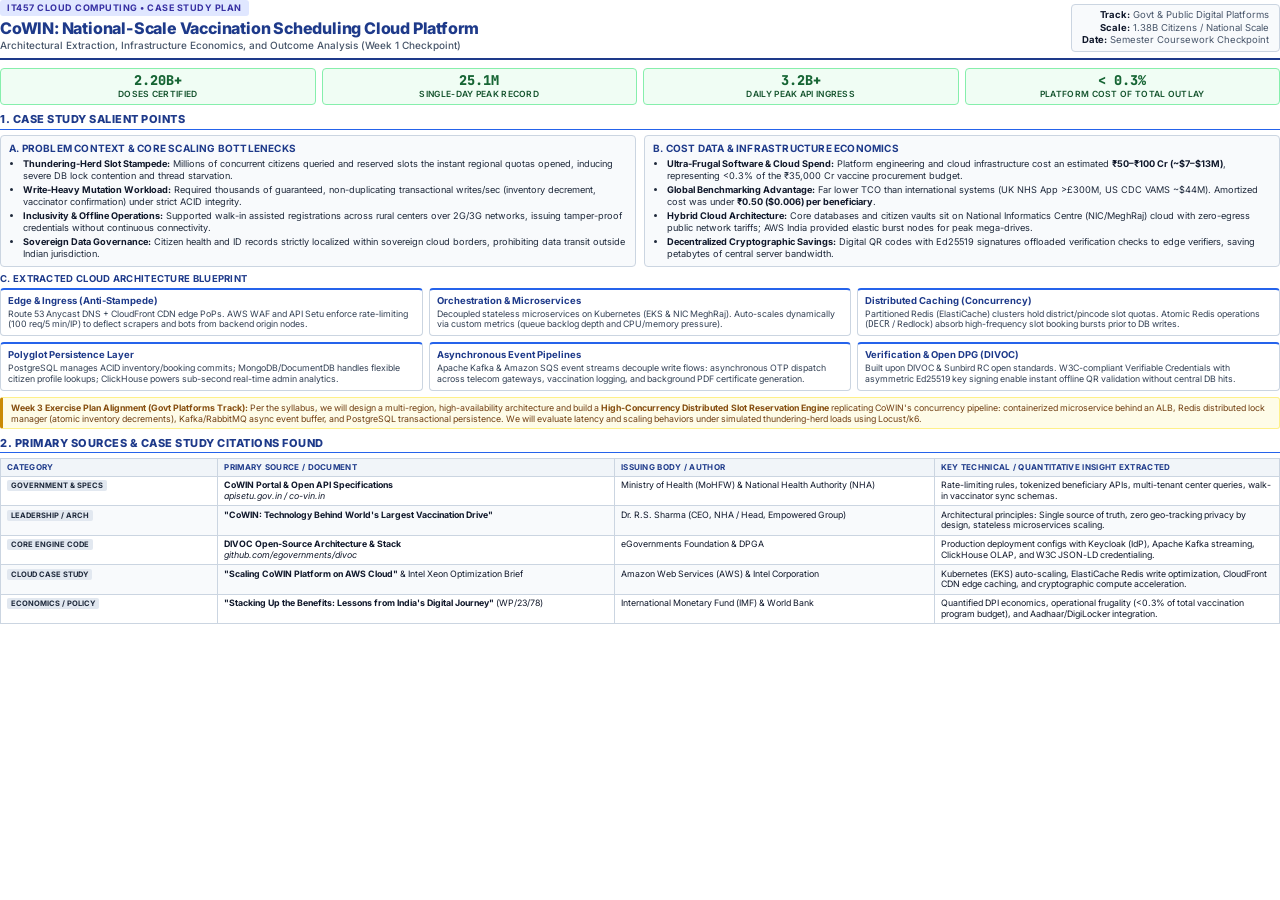
<file: WEEK_1_SUMMARY.html>
<!DOCTYPE html>
<html lang="en">
<head>
  <meta charset="UTF-8">
  <meta name="viewport" content="width=device-width, initial-scale=1.0">
  <title>IT457 Cloud Computing - Week 1 Case Study Summary: CoWIN</title>
  <link rel="preconnect" href="https://fonts.googleapis.com">
  <link rel="preconnect" href="https://fonts.gstatic.com" crossorigin>
  <link href="https://fonts.googleapis.com/css2?family=Inter:wght@400;500;600;700;800&family=JetBrains+Mono:wght@500;700&display=swap" rel="stylesheet">
  <style>
    :root {
      --primary: #1e3a8a;
      --primary-light: #2563eb;
      --primary-subtle: #eff6ff;
      --text-main: #0f172a;
      --text-muted: #475569;
      --border-color: #cbd5e1;
      --bg-card: #ffffff;
      --bg-accent: #f8fafc;
      --tag-bg: #e0e7ff;
      --tag-text: #3730a3;
      --metric-bg: #f0fdf4;
      --metric-border: #86efac;
      --metric-text: #166534;
    }

    * {
      box-sizing: border-box;
      margin: 0;
      padding: 0;
    }

    @page {
      size: A4 portrait;
      margin: 8mm 9mm;
    }

    body {
      font-family: 'Inter', -apple-system, BlinkMacSystemFont, sans-serif;
      color: var(--text-main);
      background-color: #ffffff;
      line-height: 1.32;
      font-size: 10px;
      padding: 0;
    }

    .page-container {
      width: 100%;
      margin: 0 auto;
      background: var(--bg-card);
    }

    /* Header styling */
    .header {
      border-bottom: 2px solid var(--primary);
      padding-bottom: 6px;
      margin-bottom: 8px;
      display: flex;
      justify-content: space-between;
      align-items: flex-end;
    }

    .course-badge {
      display: inline-block;
      font-size: 9px;
      font-weight: 700;
      text-transform: uppercase;
      letter-spacing: 0.5px;
      background: var(--tag-bg);
      color: var(--tag-text);
      padding: 2px 7px;
      border-radius: 3px;
      margin-bottom: 3px;
    }

    .title {
      font-size: 16px;
      font-weight: 800;
      color: var(--primary);
      line-height: 1.2;
      letter-spacing: -0.2px;
    }

    .subtitle {
      font-size: 10px;
      color: var(--text-muted);
      font-weight: 500;
      margin-top: 1px;
    }

    .meta-box {
      text-align: right;
      font-size: 9.5px;
      color: var(--text-muted);
      background: var(--bg-accent);
      padding: 4px 10px;
      border-radius: 4px;
      border: 1px solid var(--border-color);
      line-height: 1.35;
    }

    .meta-box strong {
      color: var(--text-main);
    }

    /* Metric Counters */
    .metrics-bar {
      display: grid;
      grid-template-columns: repeat(4, 1fr);
      gap: 6px;
      margin-bottom: 7px;
    }

    .metric-item {
      background: var(--metric-bg);
      border: 1px solid var(--metric-border);
      border-radius: 4px;
      padding: 4px 6px;
      text-align: center;
    }

    .metric-value {
      font-size: 13.5px;
      font-weight: 800;
      color: var(--metric-text);
      font-family: 'JetBrains Mono', monospace;
      line-height: 1.1;
    }

    .metric-label {
      font-size: 8.5px;
      font-weight: 600;
      color: #14532d;
      margin-top: 1px;
      text-transform: uppercase;
      letter-spacing: 0.3px;
    }

    /* Section Titles */
    .section-title {
      font-size: 11px;
      font-weight: 800;
      color: var(--primary);
      text-transform: uppercase;
      letter-spacing: 0.5px;
      border-bottom: 1.5px solid var(--primary-light);
      padding-bottom: 2px;
      margin: 7px 0 5px 0;
    }

    .two-col-grid {
      display: grid;
      grid-template-columns: 1fr 1fr;
      gap: 8px;
      margin-bottom: 6px;
    }

    .card {
      background: var(--bg-accent);
      border: 1px solid var(--border-color);
      border-radius: 4px;
      padding: 6px 8px;
    }

    .card-title {
      font-size: 10px;
      font-weight: 700;
      color: var(--primary);
      margin-bottom: 3px;
      text-transform: uppercase;
      letter-spacing: 0.2px;
    }

    ul.compact-list {
      list-style-type: disc;
      padding-left: 14px;
    }

    ul.compact-list li {
      margin-bottom: 2.5px;
      font-size: 9.2px;
      line-height: 1.28;
      color: #1e293b;
    }

    ul.compact-list li:last-child {
      margin-bottom: 0;
    }

    ul.compact-list strong {
      color: var(--text-main);
    }

    /* Architecture grid */
    .arch-grid {
      display: grid;
      grid-template-columns: repeat(3, 1fr);
      gap: 6px;
      margin-bottom: 6px;
    }

    .arch-box {
      border: 1px solid var(--border-color);
      border-radius: 4px;
      padding: 5px 7px;
      background: #ffffff;
      border-top: 2.5px solid var(--primary-light);
    }

    .arch-box h4 {
      font-size: 9.5px;
      font-weight: 700;
      color: var(--primary);
      margin-bottom: 2px;
      line-height: 1.2;
    }

    .arch-box p {
      font-size: 8.8px;
      color: #334155;
      line-height: 1.24;
    }

    /* Week 3 plan box */
    .plan-box {
      background: #fefce8;
      border: 1px solid #fef08a;
      border-left: 3px solid #ca8a04;
      padding: 4px 8px;
      border-radius: 3px;
      margin-bottom: 6px;
      font-size: 8.8px;
      line-height: 1.25;
      color: #713f12;
    }

    .plan-box strong {
      color: #854d0e;
    }

    /* Table styling */
    .data-table {
      width: 100%;
      border-collapse: collapse;
      font-size: 8.8px;
      line-height: 1.22;
    }

    .data-table th, .data-table td {
      border: 1px solid var(--border-color);
      padding: 3.5px 6px;
      text-align: left;
      vertical-align: top;
    }

    .data-table th {
      background: #f1f5f9;
      font-weight: 700;
      color: var(--primary);
      text-transform: uppercase;
      font-size: 8px;
      letter-spacing: 0.3px;
    }

    .data-table tr:nth-child(even) {
      background: #f8fafc;
    }

    .source-tag {
      font-size: 7.5px;
      font-weight: 700;
      background: #e2e8f0;
      color: #1e293b;
      padding: 1px 4px;
      border-radius: 2px;
      display: inline-block;
      text-transform: uppercase;
    }
  </style>
</head>
<body>

<div class="page-container">

  <!-- Header -->
  <div class="header">
    <div>
      <span class="course-badge">IT457 Cloud Computing • Case Study Plan</span>
      <h1 class="title">CoWIN: National-Scale Vaccination Scheduling Cloud Platform</h1>
      <div class="subtitle">Architectural Extraction, Infrastructure Economics, and Outcome Analysis (Week 1 Checkpoint)</div>
    </div>
    <div class="meta-box">
      <div><strong>Track:</strong> Govt & Public Digital Platforms</div>
      <div><strong>Scale:</strong> 1.38B Citizens / National Scale</div>
      <div><strong>Date:</strong> Semester Coursework Checkpoint</div>
    </div>
  </div>

  <!-- Metric Banner -->
  <div class="metrics-bar">
    <div class="metric-item">
      <div class="metric-value">2.20B+</div>
      <div class="metric-label">Doses Certified</div>
    </div>
    <div class="metric-item">
      <div class="metric-value">25.1M</div>
      <div class="metric-label">Single-Day Peak Record</div>
    </div>
    <div class="metric-item">
      <div class="metric-value">3.2B+</div>
      <div class="metric-label">Daily Peak API Ingress</div>
    </div>
    <div class="metric-item">
      <div class="metric-value">&lt; 0.3%</div>
      <div class="metric-label">Platform Cost of Total Outlay</div>
    </div>
  </div>

  <!-- Section 1: Salient Points -->
  <div class="section-title">1. Case Study Salient Points</div>

  <div class="two-col-grid">
    <!-- Problem & Context -->
    <div class="card">
      <div class="card-title">A. Problem Context & Core Scaling Bottlenecks</div>
      <ul class="compact-list">
        <li><strong>Thundering-Herd Slot Stampede:</strong> Millions of concurrent citizens queried and reserved slots the instant regional quotas opened, inducing severe DB lock contention and thread starvation.</li>
        <li><strong>Write-Heavy Mutation Workload:</strong> Required thousands of guaranteed, non-duplicating transactional writes/sec (inventory decrement, vaccinator confirmation) under strict ACID integrity.</li>
        <li><strong>Inclusivity & Offline Operations:</strong> Supported walk-in assisted registrations across rural centers over 2G/3G networks, issuing tamper-proof credentials without continuous connectivity.</li>
        <li><strong>Sovereign Data Governance:</strong> Citizen health and ID records strictly localized within sovereign cloud borders, prohibiting data transit outside Indian jurisdiction.</li>
      </ul>
    </div>

    <!-- Cost & Infrastructure Economics -->
    <div class="card">
      <div class="card-title">B. Cost Data & Infrastructure Economics</div>
      <ul class="compact-list">
        <li><strong>Ultra-Frugal Software & Cloud Spend:</strong> Platform engineering and cloud infrastructure cost an estimated <strong>₹50–₹100 Cr (~$7–$13M)</strong>, representing &lt;0.3% of the ₹35,000 Cr vaccine procurement budget.</li>
        <li><strong>Global Benchmarking Advantage:</strong> Far lower TCO than international systems (UK NHS App >£300M, US CDC VAMS ~$44M). Amortized cost was under <strong>₹0.50 ($0.006) per beneficiary</strong>.</li>
        <li><strong>Hybrid Cloud Architecture:</strong> Core databases and citizen vaults sit on National Informatics Centre (NIC/MeghRaj) cloud with zero-egress public network tariffs; AWS India provided elastic burst nodes for peak mega-drives.</li>
        <li><strong>Decentralized Cryptographic Savings:</strong> Digital QR codes with Ed25519 signatures offloaded verification checks to edge verifiers, saving petabytes of central server bandwidth.</li>
      </ul>
    </div>
  </div>

  <!-- Architectural Extraction Grid -->
  <div style="font-weight: 700; font-size: 9.5px; color: var(--primary); text-transform: uppercase; margin-bottom: 3px; letter-spacing: 0.3px;">C. Extracted Cloud Architecture Blueprint</div>
  <div class="arch-grid">
    <div class="arch-box">
      <h4>Edge & Ingress (Anti-Stampede)</h4>
      <p>Route 53 Anycast DNS + CloudFront CDN edge PoPs. AWS WAF and API Setu enforce rate-limiting (100 req/5 min/IP) to deflect scrapers and bots from backend origin nodes.</p>
    </div>
    <div class="arch-box">
      <h4>Orchestration & Microservices</h4>
      <p>Decoupled stateless microservices on Kubernetes (EKS & NIC MeghRaj). Auto-scales dynamically via custom metrics (queue backlog depth and CPU/memory pressure).</p>
    </div>
    <div class="arch-box">
      <h4>Distributed Caching (Concurrency)</h4>
      <p>Partitioned Redis (ElastiCache) clusters hold district/pincode slot quotas. Atomic Redis operations (<code>DECR</code> / Redlock) absorb high-frequency slot booking bursts prior to DB writes.</p>
    </div>
    <div class="arch-box">
      <h4>Polyglot Persistence Layer</h4>
      <p>PostgreSQL manages ACID inventory/booking commits; MongoDB/DocumentDB handles flexible citizen profile lookups; ClickHouse powers sub-second real-time admin analytics.</p>
    </div>
    <div class="arch-box">
      <h4>Asynchronous Event Pipelines</h4>
      <p>Apache Kafka & Amazon SQS event streams decouple write flows: asynchronous OTP dispatch across telecom gateways, vaccination logging, and background PDF certificate generation.</p>
    </div>
    <div class="arch-box">
      <h4>Verification & Open DPG (DIVOC)</h4>
      <p>Built upon DIVOC & Sunbird RC open standards. W3C-compliant Verifiable Credentials with asymmetric Ed25519 key signing enable instant offline QR validation without central DB hits.</p>
    </div>
  </div>

  <!-- Week 3 Plan Alignment -->
  <div class="plan-box">
    <strong>Week 3 Exercise Plan Alignment (Govt Platforms Track):</strong> Per the syllabus, we will design a multi-region, high-availability architecture and build a <strong>High-Concurrency Distributed Slot Reservation Engine</strong> replicating CoWIN's concurrency pipeline: containerized microservice behind an ALB, Redis distributed lock manager (atomic inventory decrements), Kafka/RabbitMQ async event buffer, and PostgreSQL transactional persistence. We will evaluate latency and scaling behaviors under simulated thundering-herd loads using Locust/k6.
  </div>

  <!-- Section 2: Primary Sources Found -->
  <div class="section-title">2. Primary Sources & Case Study Citations Found</div>
  <table class="data-table">
    <thead>
      <tr>
        <th style="width: 17%;">Category</th>
        <th style="width: 31%;">Primary Source / Document</th>
        <th style="width: 25%;">Issuing Body / Author</th>
        <th style="width: 27%;">Key Technical / Quantitative Insight Extracted</th>
      </tr>
    </thead>
    <tbody>
      <tr>
        <td><span class="source-tag">Government & Specs</span></td>
        <td><strong>CoWIN Portal & Open API Specifications</strong><br><em>apisetu.gov.in / co-vin.in</em></td>
        <td>Ministry of Health (MoHFW) & National Health Authority (NHA)</td>
        <td>Rate-limiting rules, tokenized beneficiary APIs, multi-tenant center queries, walk-in vaccinator sync schemas.</td>
      </tr>
      <tr>
        <td><span class="source-tag">Leadership / Arch</span></td>
        <td><strong>"CoWIN: Technology Behind World's Largest Vaccination Drive"</strong></td>
        <td>Dr. R.S. Sharma (CEO, NHA / Head, Empowered Group)</td>
        <td>Architectural principles: Single source of truth, zero geo-tracking privacy by design, stateless microservices scaling.</td>
      </tr>
      <tr>
        <td><span class="source-tag">Core Engine Code</span></td>
        <td><strong>DIVOC Open-Source Architecture & Stack</strong><br><em>github.com/egovernments/divoc</em></td>
        <td>eGovernments Foundation & DPGA</td>
        <td>Production deployment configs with Keycloak (IdP), Apache Kafka streaming, ClickHouse OLAP, and W3C JSON-LD credentialing.</td>
      </tr>
      <tr>
        <td><span class="source-tag">Cloud Case Study</span></td>
        <td><strong>"Scaling CoWIN Platform on AWS Cloud"</strong> & Intel Xeon Optimization Brief</td>
        <td>Amazon Web Services (AWS) & Intel Corporation</td>
        <td>Kubernetes (EKS) auto-scaling, ElastiCache Redis write optimization, CloudFront CDN edge caching, and cryptographic compute acceleration.</td>
      </tr>
      <tr>
        <td><span class="source-tag">Economics / Policy</span></td>
        <td><strong>"Stacking Up the Benefits: Lessons from India's Digital Journey"</strong> (WP/23/78)</td>
        <td>International Monetary Fund (IMF) & World Bank</td>
        <td>Quantified DPI economics, operational frugality (&lt;0.3% of total vaccination program budget), and Aadhaar/DigiLocker integration.</td>
      </tr>
    </tbody>
  </table>

</div>

</body>
</html>
</file>
